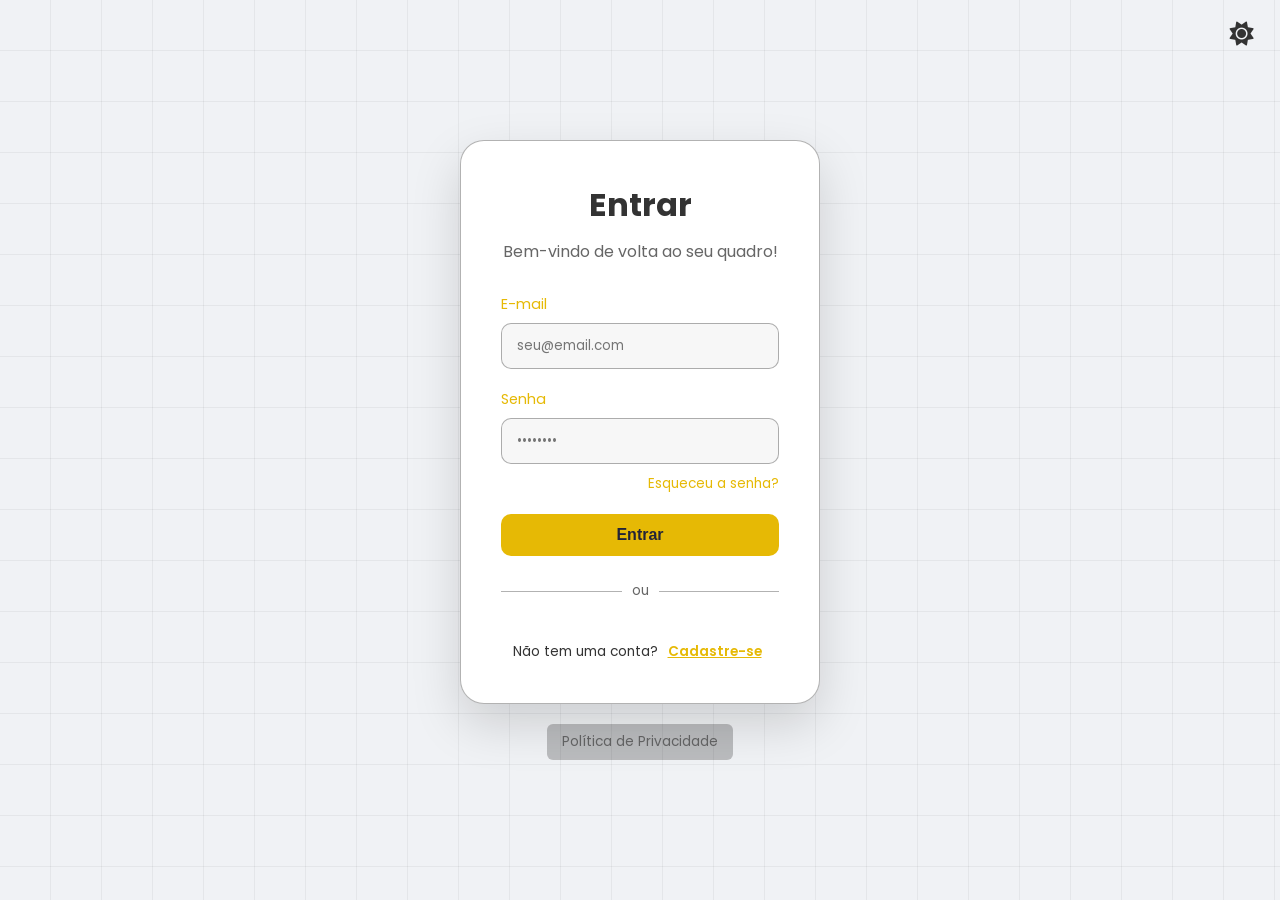
<file: index.html>
<!DOCTYPE html>
<html lang="pt-br">
<head>
    <meta charset="UTF-8">
    <title>Carregando - Kanban</title>
    <style>
        body {
            background-color: #222438;
            margin: 0;
            height: 100vh;
            display: flex;
            justify-content: center;
            align-items: center;
        }
    </style>
</head>
<body>
    <script>
        // Assim que a página abrir, verifica se o usuário já fez login antes
        const token = localStorage.getItem('kanban_token');

        if (token) {
            window.location.replace('kanban.html');
        } else {
            window.location.replace('login.html');
        }
    </script>
</body>
</html>
</file>
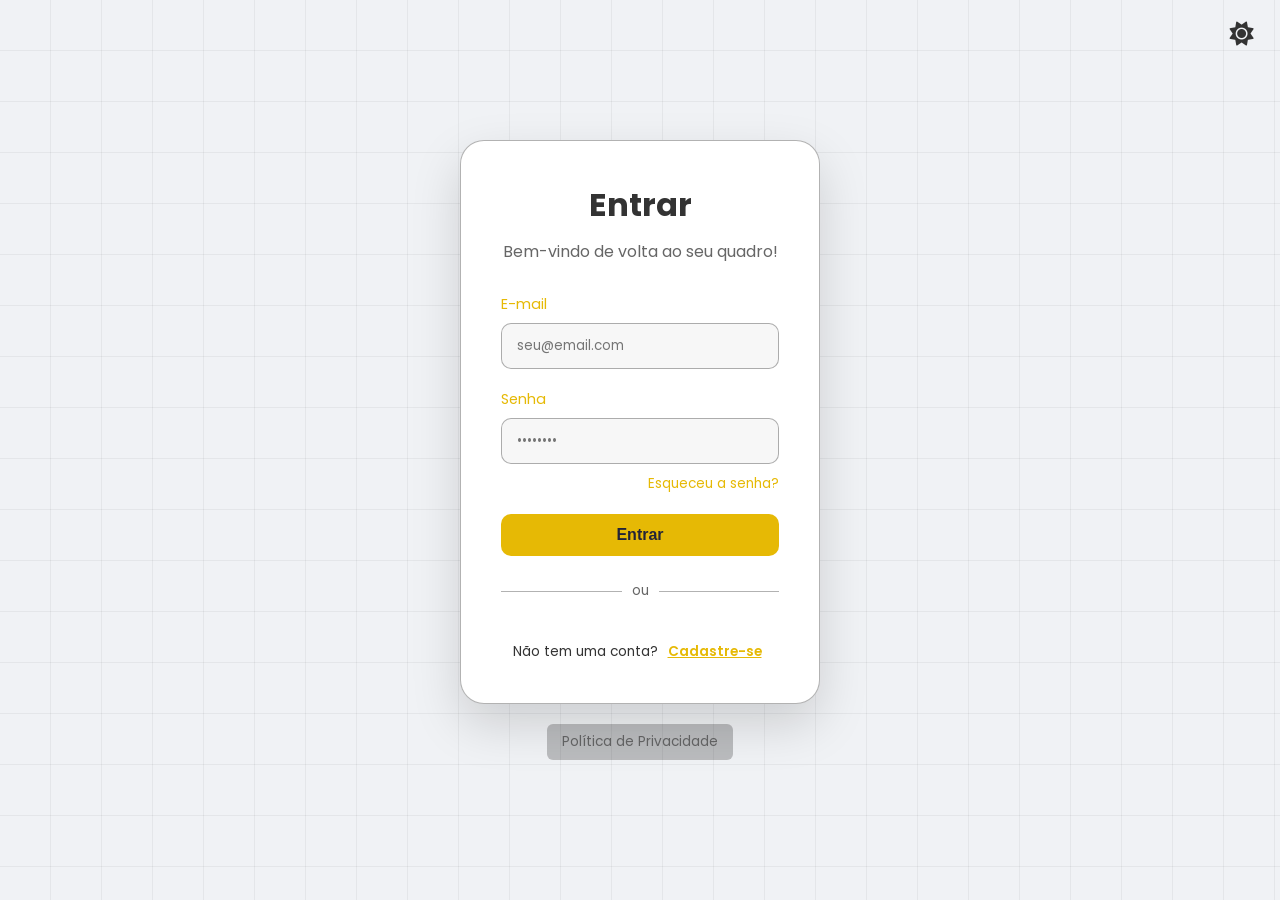
<file: account.html>
<!DOCTYPE html>
<html lang="pt-BR">
<head>
    <meta charset="UTF-8">
    <meta name="viewport" content="width=device-width, initial-scale=1.0">
    <title>Minha Conta - Kanban Board</title>
    <link rel="stylesheet" href="https://cdnjs.cloudflare.com/ajax/libs/font-awesome/6.4.0/css/all.min.css">
    <link rel="stylesheet" href="css/global.css">
    <link rel="stylesheet" href="css/account.css">
</head>
<body>

    <div class="account-container">
        <header class="account-header">
            <a href="kanban.html" class="back-btn"><i class="fas fa-arrow-left"></i> Voltar ao Quadro</a>
            <h1>Configurações da Conta</h1>
        </header>

        <!-- Perfil e Email -->
        <section class="settings-card">
            <h2><i class="fas fa-user"></i> Perfil</h2>
            <div class="info-group">
                <label>Email atual</label>
                <p class="current-email" id="user-email-display">carregando@email.com</p>
            </div>
            <div class="input-group">
                <label>Novo Email</label>
                <div class="action-row">
                    <input type="email" id="new-email-input" placeholder="Digite o novo email">
                    <button id="btn-update-email" class="btn-primary">Atualizar Email</button>
                </div>
            </div>
        </section>

        <!-- Segurança (Senha) -->
        <section class="settings-card">
            <h2><i class="fas fa-lock"></i> Segurança</h2>
            <div class="input-group">
                <label>Nova Senha</label>
                <div class="action-row">
                    <input type="password" id="new-password-input" placeholder="Digite a nova senha">
                    <button id="btn-update-password" class="btn-primary">Alterar Senha</button>
                </div>
            </div>
        </section>

        <!-- Contas Vinculadas -->
        <section class="settings-card">
            <h2><i class="fas fa-link"></i> Contas Vinculadas</h2>
            <div class="linked-account-item">
                <div class="account-info">
                    <i class="fab fa-google"></i>
                    <span>Google</span>
                </div>
                <div id="google-status-container">
                    <button id="btn-unlink-google" class="btn-secondary" style="display: none;">Desvincular</button>
                    <div id="btn-link-google-wrapper" style="display: none;"></div>
                </div>
            </div>
        </section>

        <!-- Preferências -->
        <section class="settings-card">
            <h2><i class="fas fa-sliders-h"></i> Central de Preferências</h2>
            
            <div class="preference-item">
                <span>Modo Escuro</span>
                <label class="switch">
                    <input type="checkbox" id="pref-theme">
                    <span class="slider"></span>
                </label>
            </div>

            <div class="preference-item">
                <span>Exigir confirmação ao excluir colunas</span>
                <label class="switch">
                    <input type="checkbox" id="pref-confirm">
                    <span class="slider"></span>
                </label>
            </div>

            <div class="preference-item">
                <span>Efeitos Sonoros</span>
                <label class="switch">
                    <input type="checkbox" id="pref-sound">
                    <span class="slider"></span>
                </label>
            </div>

            <div class="preference-item">
                <span>Visão Compacta</span>
                <label class="switch">
                    <input type="checkbox" id="pref-compact">
                    <span class="slider"></span>
                </label>
            </div>

            <div class="preference-item preference-select">
                <span>Posição de novos cards</span>
                <select id="pref-card-pos" class="pref-input pref-select">
                    <option value="bottom">No Fundo</option>
                    <option value="top">No Topo</option>
                </select>
            </div>

            <div class="preference-item preference-color">
                <span>Cor padrão de novas colunas</span>
                <input type="color" id="pref-color" class="pref-input pref-color-picker">
            </div>
        </section>

        <!-- Estatísticas de Uso -->
        <section class="settings-card">
            <h2><i class="fas fa-chart-bar"></i> Estatísticas de Uso</h2>
            <p class="section-description" style="margin-bottom: 20px;">Visão geral de sua atividade na plataforma.</p>
            <div class="stats-grid">
                <div class="stat-box">
                    <p>Membro Desde</p>
                    <h3 id="stats-date" style="font-size: 1.3em; line-height: 2.4em;">--/--/----</h3>
                </div>
                <div class="stat-box">
                    <p>Colunas Criadas</p>
                    <h3 id="stats-columns">0</h3>
                </div>
                <div class="stat-box">
                    <p>Cards Criados</p>
                    <h3 id="stats-cards">0</h3>
                </div>
            </div>
        </section>

        <!-- Exportação de Dados -->
        <section class="settings-card">
            <h2><i class="fas fa-file-export"></i> Exportar Dados</h2>
            <p class="section-description">Faça o download de um backup em formato JSON contendo todas as suas colunas e cards salvos.</p>
            <button id="btn-export-data" class="btn-secondary"><i class="fas fa-download"></i> Exportar JSON</button>
        </section>

        <!-- Exclusão de Conta -->
        <section class="settings-card danger-zone">
            <h2><i class="fas fa-exclamation-triangle"></i> Excluir Conta</h2>
            <p class="section-description">Esta é uma ação irreversível. Todos os seus dados serão apagados permanentemente e não poderão ser recuperados.</p>
            <button id="btn-delete-account" class="btn-danger"><i class="fas fa-trash"></i> Excluir conta permanentemente</button>
        </section>

        <!-- Footer -->
        <footer class="footer">
            <div class="footer-container">
                <!-- Marca / Copyright -->
                <div class="footer-section">
                    <div class="footer-brand">
                        <p class="copyright">&copy;2026 Matheus Van Deursen</p>
                        <p class="tagline">Desenvolvedor Web Full Stack | Disponível para projetos freelance</p>
                        <p class="tech-stack">Desenvolvido com Vanilla JavaScript, Node.js e PostgreSQL</p>
                    </div>
                </div>

                <!-- Links Úteis -->
                <div class="footer-section">
                    <nav class="footer-links">
                        <a href="privacy-policy.html" title="Política de Privacidade">Política de Privacidade</a>
                        <a href="mailto:matheusvd.apps@gmail.com" title="Enviar Email">Contato</a>
                    </nav>
                </div>

                <!-- Redes Sociais -->
                <div class="footer-section">
                    <div class="footer-social">
                        <a href="https://github.com/MatheusVanDeursen" class="social-icon github-icon" target="_blank" aria-label="GitHub" title="GitHub">
                            <i class="fab fa-github"></i>
                        </a>
                        <a href="https://linkedin.com/in/matheus-petrus-van-deursen/" target="_blank" class="social-icon linkedin-icon" aria-label="LinkedIn" title="LinkedIn">
                            <i class="fab fa-linkedin"></i>
                        </a>
                    </div>
                </div>
            </div>
        </footer>

    </div>

</body>
<script type="module" src="scripts/pages/account.js"></script>
<script src="https://accounts.google.com/gsi/client" async defer></script>
</html>
</file>
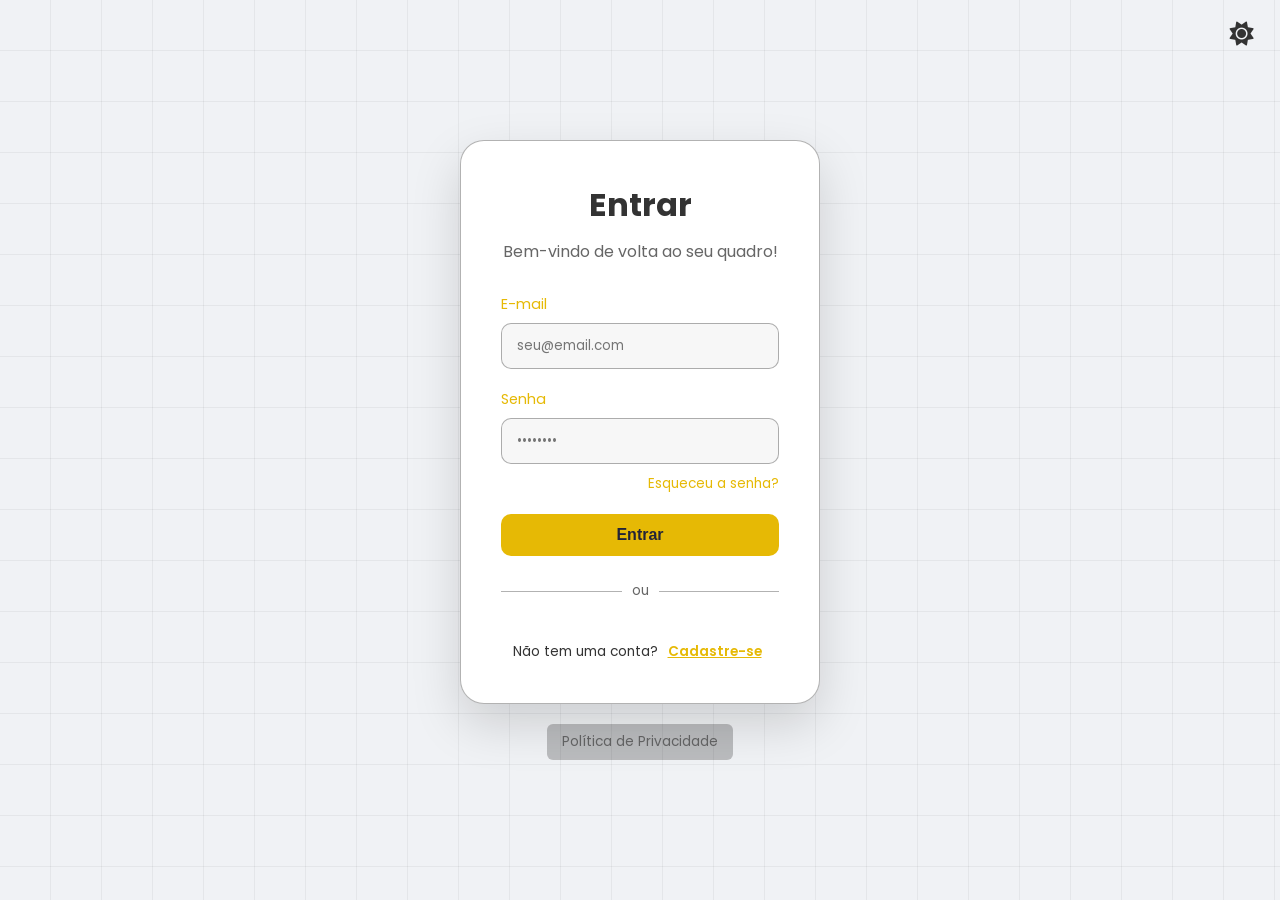
<file: login.html>
<!DOCTYPE html>
<html lang="pt-br">
<head>
    <meta charset="UTF-8">
    <meta name="viewport" content="width=device-width, initial-scale=1.0">
    <title>Login - Kanban</title>
    <link rel="stylesheet" href="https://cdnjs.cloudflare.com/ajax/libs/font-awesome/6.0.0/css/all.min.css">
    <link rel="stylesheet" href="css/global.css">
    <link rel="stylesheet" href="css/login.css">
    <!-- Adicionando o SDK Oficial do Google Identity Services -->
    <script src="https://accounts.google.com/gsi/client" async defer></script>
</head>
<body>
    <button id="login-theme-toggle" class="theme-toggle-btn" title="Alternar Tema">
        <i class="fas fa-sun"></i>
    </button>
    <div class="login-container">
        <div class="login-card">
            <h1 id="form-title">Entrar</h1>
            <p id="form-subtitle">Bem-vindo de volta ao seu quadro!</p>
            
            <div id="message-box" class="message-box"></div>

            <form id="auth-form">
                <div class="input-group">
                    <label for="email">E-mail</label>
                    <input type="email" id="email" placeholder="seu@email.com" required>
                </div>
                
                <div class="input-group" id="password-group">
                    <label for="password">Senha</label>
                    <input type="password" id="password" placeholder="••••••••" required>
                </div>
                
                <a href="#" id="forgot-password-link" class="forgot-link">Esqueceu a senha?</a>
                
                <button type="submit" id="submit-btn">Entrar</button>
            </form>

            <!-- Separador e Botão do Google -->
            <div class="separator" id="social-separator">
                <span>ou</span>
            </div>
            
            <div class="google-btn-wrapper" id="social-wrapper">
                <div id="google-button-div"></div>
            </div>
            
            <div class="toggle-container">
                <span id="toggle-text">Não tem uma conta?</span>
                <button id="toggle-btn">Cadastre-se</button>
            </div>
        </div>
        
        <div class="privacy-link-container">
            <a href="privacy-policy.html" class="privacy-link">Política de Privacidade</a>
        </div>
    </div>
    <script type="module" src="scripts/pages/login.js"></script>
</body>
</html>
</file>
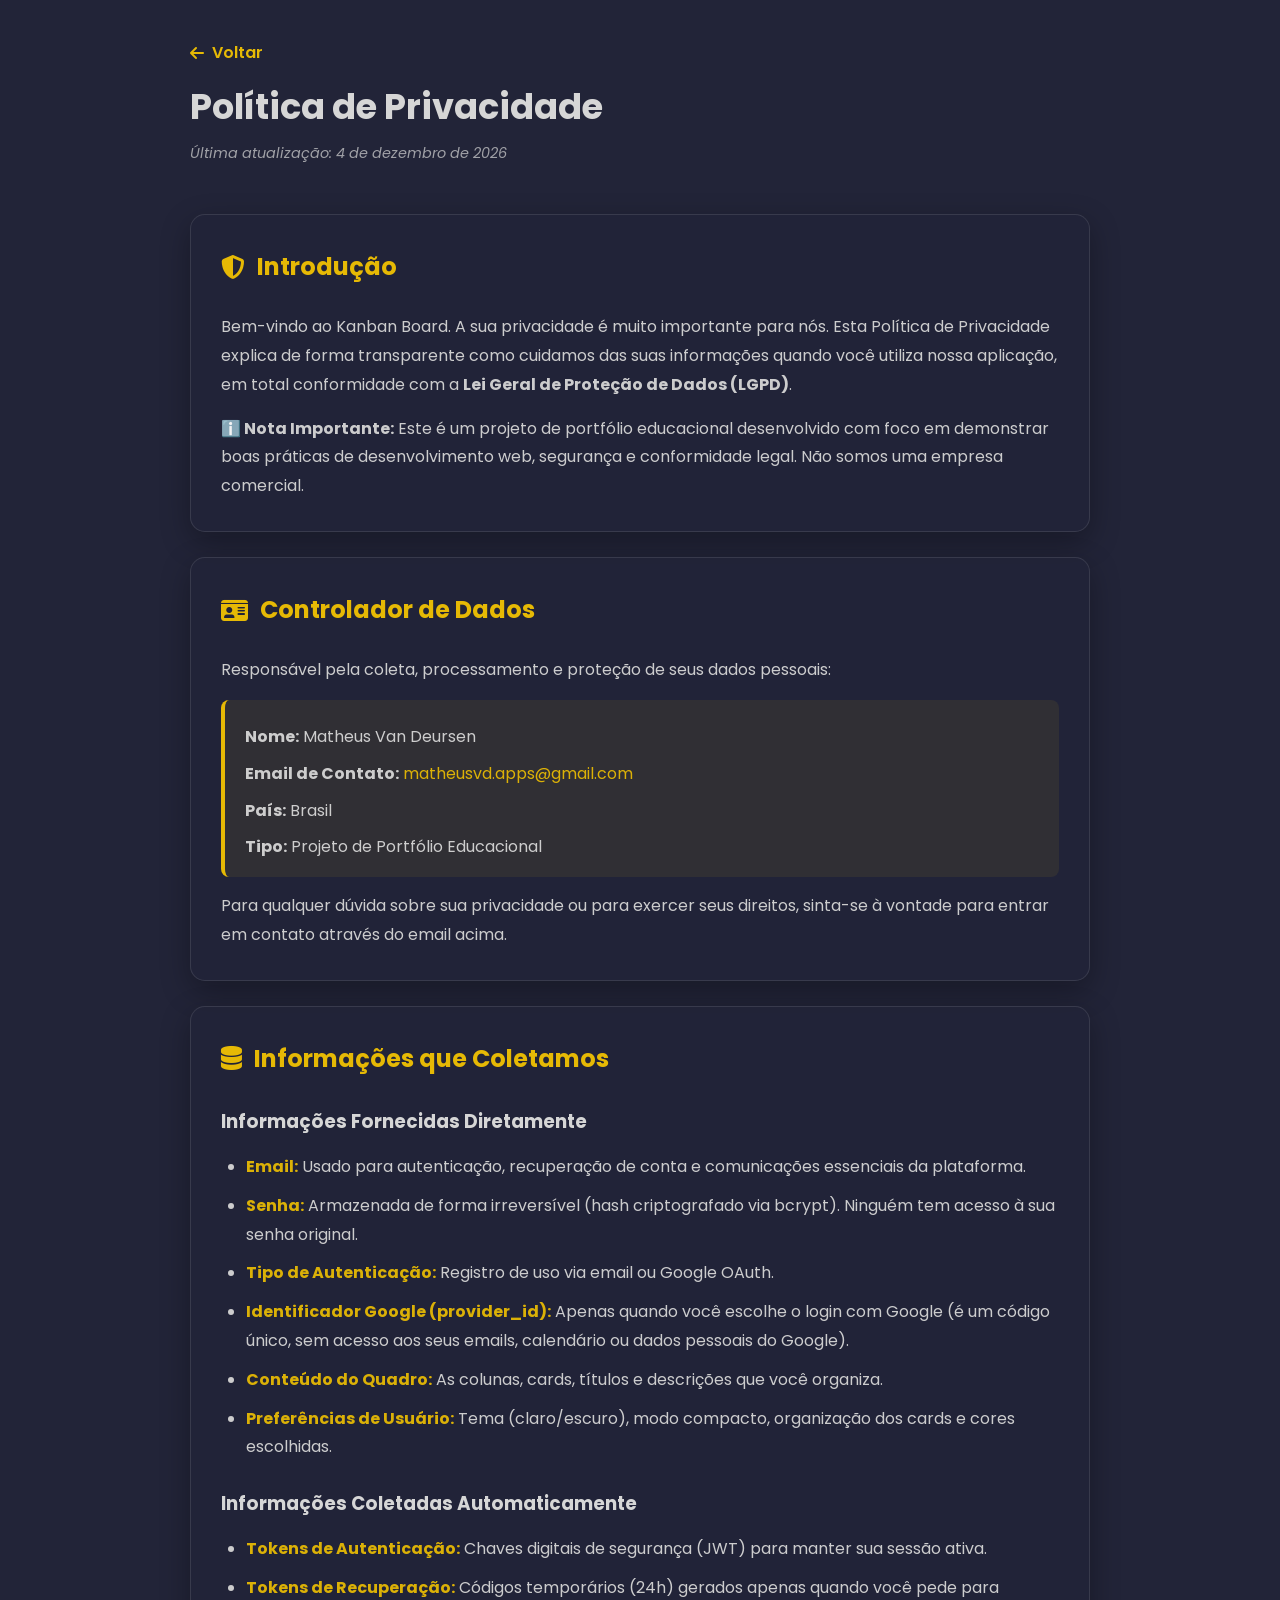
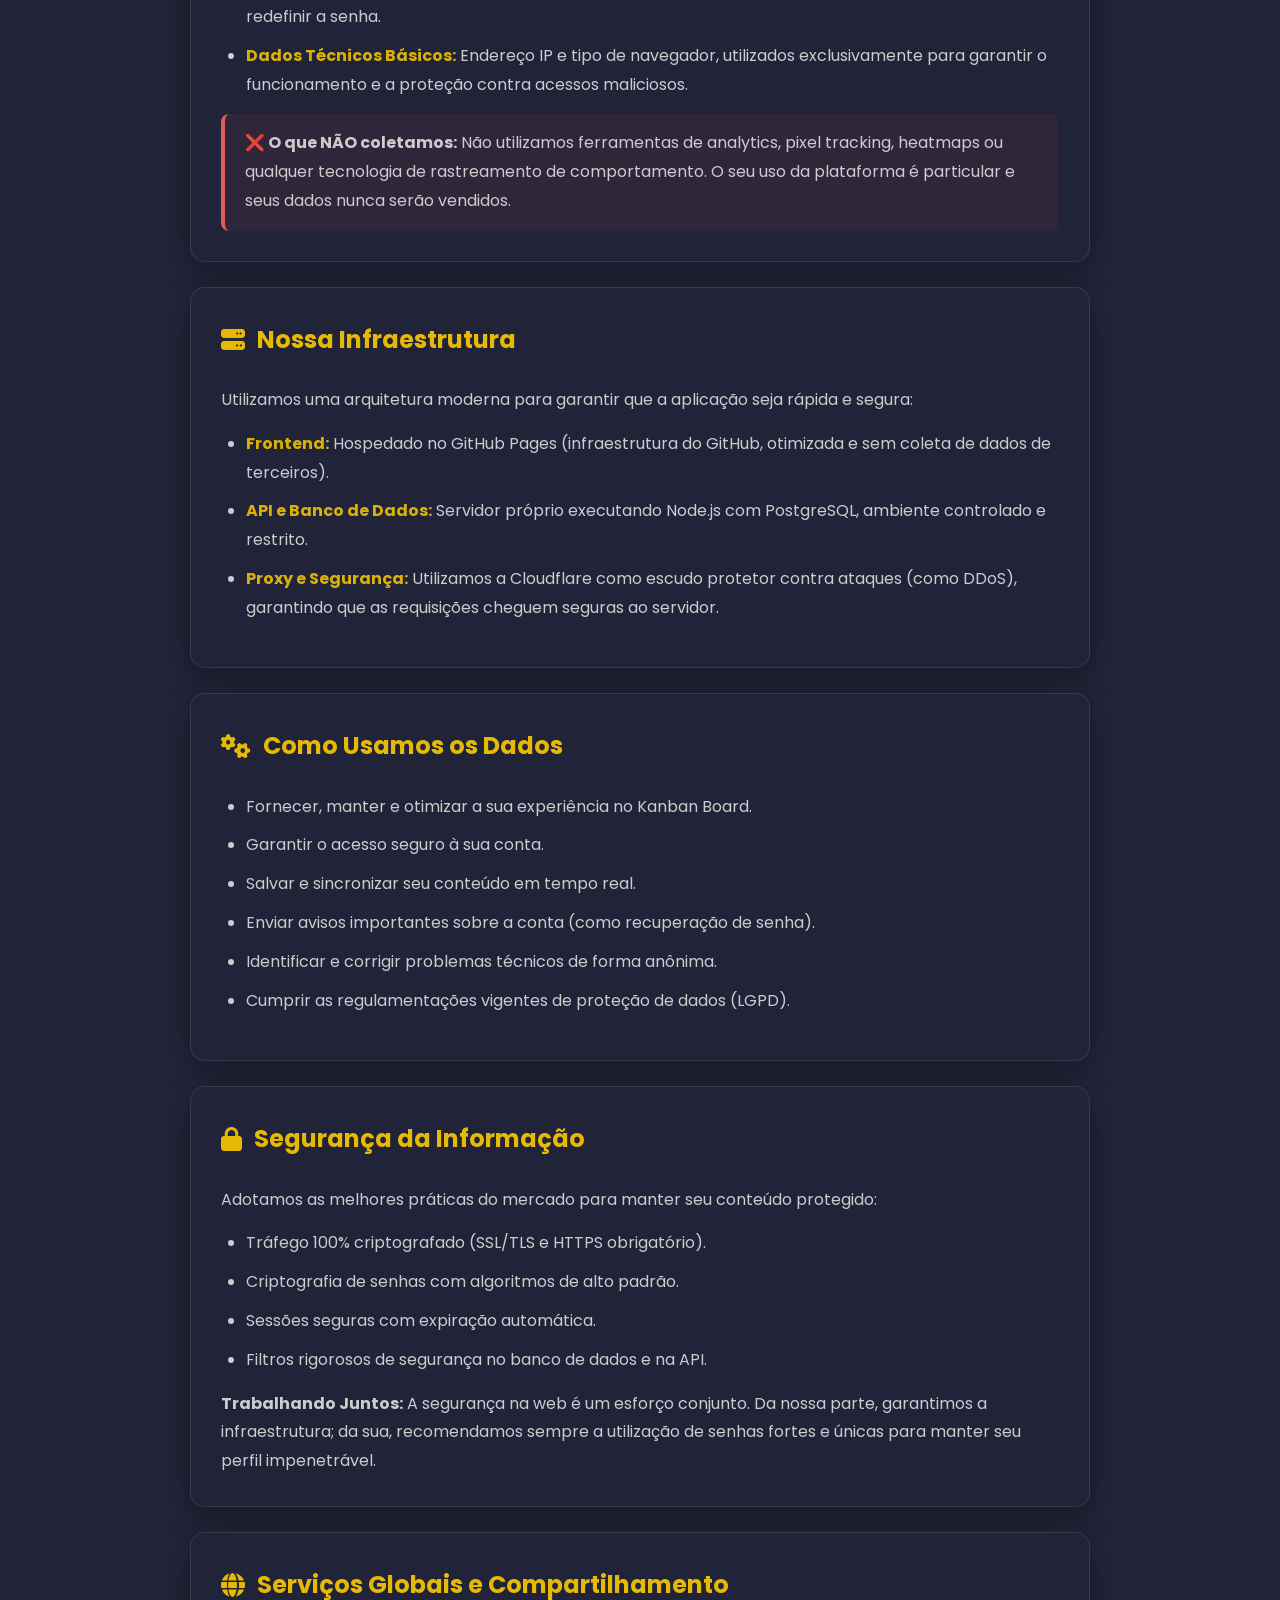
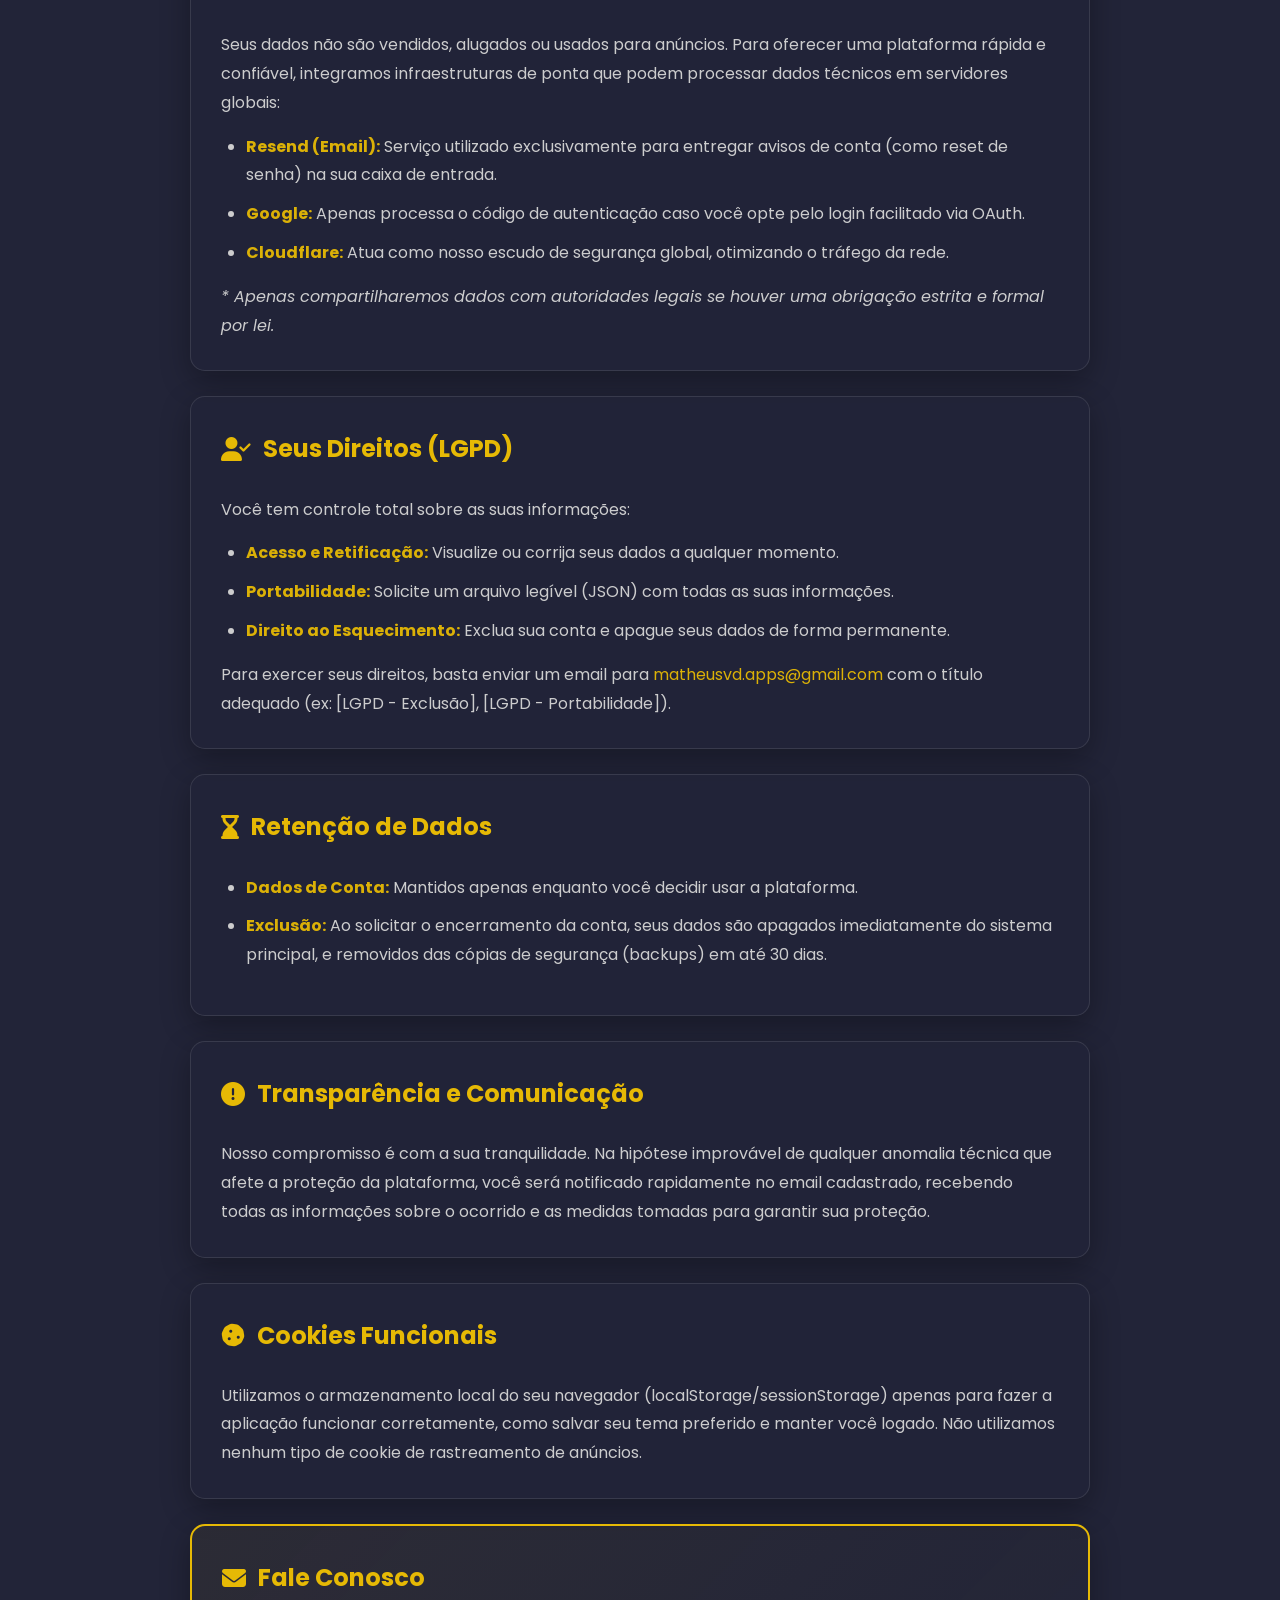
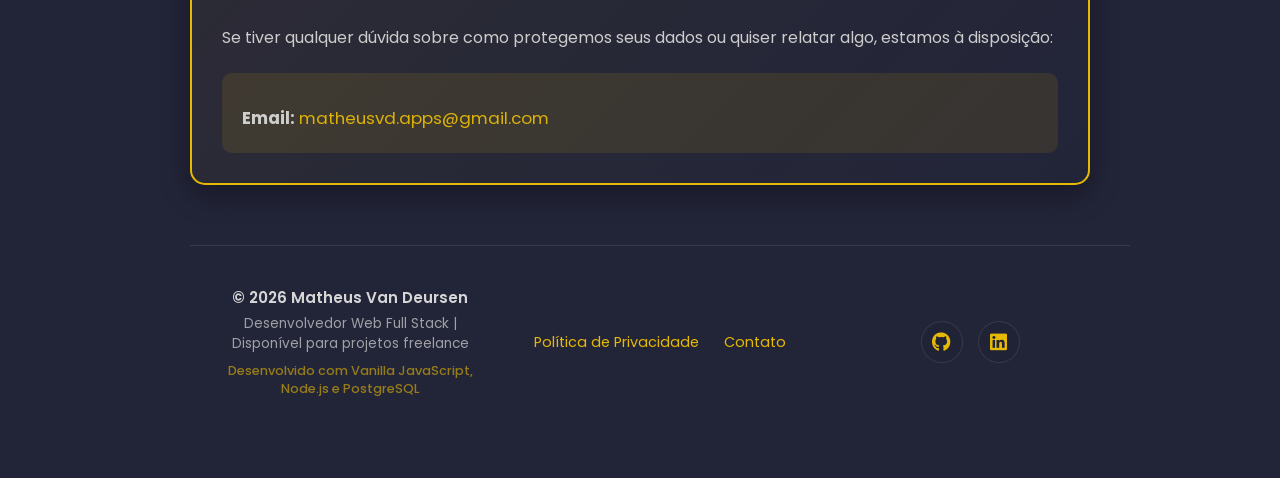
<file: privacy-policy.html>
<!DOCTYPE html>
<html lang="pt-BR">
<head>
    <meta charset="UTF-8">
    <meta name="viewport" content="width=device-width, initial-scale=1.0">
    <title>Política de Privacidade - Kanban Board</title>
    <link rel="stylesheet" href="https://cdnjs.cloudflare.com/ajax/libs/font-awesome/6.4.0/css/all.min.css">
    <link rel="stylesheet" href="css/global.css">
    <link rel="stylesheet" href="css/privacy-policy.css">
</head>
<body>

    <div class="privacy-container">
        <header class="privacy-header">
            <a href="kanban.html" class="back-btn"><i class="fas fa-arrow-left"></i> Voltar ao Quadro</a>
            <h1>Política de Privacidade</h1>
            <p class="last-updated">Última atualização: <span id="update-date"></span></p>
        </header>

        <!-- Introdução -->
        <section class="privacy-section">
            <h2><i class="fas fa-shield-alt"></i> Introdução</h2>
            <p>
                Bem-vindo ao Kanban Board. A sua privacidade é muito importante para nós. Esta Política de Privacidade explica de forma transparente como cuidamos das suas informações quando você utiliza nossa aplicação, em total conformidade com a <strong>Lei Geral de Proteção de Dados (LGPD)</strong>.
            </p>
            <p>
                <strong>ℹ️ Nota Importante:</strong> Este é um projeto de portfólio educacional desenvolvido com foco em demonstrar boas práticas de desenvolvimento web, segurança e conformidade legal. Não somos uma empresa comercial.
            </p>
        </section>

        <!-- Identificação do Controlador -->
        <section class="privacy-section">
            <h2><i class="fas fa-id-card"></i> Controlador de Dados</h2>
            <p>
                Responsável pela coleta, processamento e proteção de seus dados pessoais:
            </p>
            <div class="controller-info">
                <p><strong>Nome:</strong> Matheus Van Deursen</p>
                <p><strong>Email de Contato:</strong> <a href="mailto:matheusvd.apps@gmail.com">matheusvd.apps@gmail.com</a></p>
                <p><strong>País:</strong> Brasil</p>
                <p><strong>Tipo:</strong> Projeto de Portfólio Educacional</p>
            </div>
            <p>
                Para qualquer dúvida sobre sua privacidade ou para exercer seus direitos, sinta-se à vontade para entrar em contato através do email acima.
            </p>
        </section>

        <!-- Informações que Coletamos -->
        <section class="privacy-section">
            <h2><i class="fas fa-database"></i> Informações que Coletamos</h2>
            
            <h3>Informações Fornecidas Diretamente</h3>
            <ul>
                <li><strong>Email:</strong> Usado para autenticação, recuperação de conta e comunicações essenciais da plataforma.</li>
                <li><strong>Senha:</strong> Armazenada de forma irreversível (hash criptografado via bcrypt). Ninguém tem acesso à sua senha original.</li>
                <li><strong>Tipo de Autenticação:</strong> Registro de uso via email ou Google OAuth.</li>
                <li><strong>Identificador Google (provider_id):</strong> Apenas quando você escolhe o login com Google (é um código único, sem acesso aos seus emails, calendário ou dados pessoais do Google).</li>
                <li><strong>Conteúdo do Quadro:</strong> As colunas, cards, títulos e descrições que você organiza.</li>
                <li><strong>Preferências de Usuário:</strong> Tema (claro/escuro), modo compacto, organização dos cards e cores escolhidas.</li>
            </ul>

            <h3>Informações Coletadas Automaticamente</h3>
            <ul>
                <li><strong>Tokens de Autenticação:</strong> Chaves digitais de segurança (JWT) para manter sua sessão ativa.</li>
                <li><strong>Tokens de Recuperação:</strong> Códigos temporários (24h) gerados apenas quando você pede para redefinir a senha.</li>
                <li><strong>Dados Técnicos Básicos:</strong> Endereço IP e tipo de navegador, utilizados exclusivamente para garantir o funcionamento e a proteção contra acessos maliciosos.</li>
            </ul>

            <p class="highlight">
                <strong>❌ O que NÃO coletamos:</strong> Não utilizamos ferramentas de analytics, pixel tracking, heatmaps ou qualquer tecnologia de rastreamento de comportamento. O seu uso da plataforma é particular e seus dados nunca serão vendidos.
            </p>
        </section>

        <!-- Infraestrutura e Processamento de Dados -->
        <section class="privacy-section">
            <h2><i class="fas fa-server"></i> Nossa Infraestrutura</h2>
            <p>
                Utilizamos uma arquitetura moderna para garantir que a aplicação seja rápida e segura:
            </p>
            <ul>
                <li><strong>Frontend:</strong> Hospedado no GitHub Pages (infraestrutura do GitHub, otimizada e sem coleta de dados de terceiros).</li>
                <li><strong>API e Banco de Dados:</strong> Servidor próprio executando Node.js com PostgreSQL, ambiente controlado e restrito.</li>
                <li><strong>Proxy e Segurança:</strong> Utilizamos a Cloudflare como escudo protetor contra ataques (como DDoS), garantindo que as requisições cheguem seguras ao servidor.</li>
            </ul>
        </section>

        <!-- Como Usamos os Dados -->
        <section class="privacy-section">
            <h2><i class="fas fa-cogs"></i> Como Usamos os Dados</h2>
            <ul>
                <li>Fornecer, manter e otimizar a sua experiência no Kanban Board.</li>
                <li>Garantir o acesso seguro à sua conta.</li>
                <li>Salvar e sincronizar seu conteúdo em tempo real.</li>
                <li>Enviar avisos importantes sobre a conta (como recuperação de senha).</li>
                <li>Identificar e corrigir problemas técnicos de forma anônima.</li>
                <li>Cumprir as regulamentações vigentes de proteção de dados (LGPD).</li>
            </ul>
        </section>

        <!-- Segurança dos Dados -->
        <section class="privacy-section">
            <h2><i class="fas fa-lock"></i> Segurança da Informação</h2>
            <p>
                Adotamos as melhores práticas do mercado para manter seu conteúdo protegido:
            </p>
            <ul>
                <li>Tráfego 100% criptografado (SSL/TLS e HTTPS obrigatório).</li>
                <li>Criptografia de senhas com algoritmos de alto padrão.</li>
                <li>Sessões seguras com expiração automática.</li>
                <li>Filtros rigorosos de segurança no banco de dados e na API.</li>
            </ul>
            <p>
                <strong>Trabalhando Juntos:</strong> A segurança na web é um esforço conjunto. Da nossa parte, garantimos a infraestrutura; da sua, recomendamos sempre a utilização de senhas fortes e únicas para manter seu perfil impenetrável.
            </p>
        </section>

        <!-- Compartilhamento e Transferência -->
        <section class="privacy-section">
            <h2><i class="fas fa-globe"></i> Serviços Globais e Compartilhamento</h2>
            <p>
                Seus dados não são vendidos, alugados ou usados para anúncios. Para oferecer uma plataforma rápida e confiável, integramos infraestruturas de ponta que podem processar dados técnicos em servidores globais:
            </p>
            <ul>
                <li><strong>Resend (Email):</strong> Serviço utilizado exclusivamente para entregar avisos de conta (como reset de senha) na sua caixa de entrada.</li>
                <li><strong>Google:</strong> Apenas processa o código de autenticação caso você opte pelo login facilitado via OAuth.</li>
                <li><strong>Cloudflare:</strong> Atua como nosso escudo de segurança global, otimizando o tráfego da rede.</li>
            </ul>
            <p><em>* Apenas compartilharemos dados com autoridades legais se houver uma obrigação estrita e formal por lei.</em></p>
        </section>

        <!-- LGPD e Seus Direitos -->
        <section class="privacy-section">
            <h2><i class="fas fa-user-check"></i> Seus Direitos (LGPD)</h2>
            <p>
                Você tem controle total sobre as suas informações:
            </p>
            <ul>
                <li><strong>Acesso e Retificação:</strong> Visualize ou corrija seus dados a qualquer momento.</li>
                <li><strong>Portabilidade:</strong> Solicite um arquivo legível (JSON) com todas as suas informações.</li>
                <li><strong>Direito ao Esquecimento:</strong> Exclua sua conta e apague seus dados de forma permanente.</li>
            </ul>
            <p>
                Para exercer seus direitos, basta enviar um email para <a href="mailto:matheusvd.apps@gmail.com?subject=[LGPD]%20Solicitacao">matheusvd.apps@gmail.com</a> com o título adequado (ex: [LGPD - Exclusão], [LGPD - Portabilidade]).
            </p>
        </section>

        <!-- Retenção de Dados -->
        <section class="privacy-section">
            <h2><i class="fas fa-hourglass-end"></i> Retenção de Dados</h2>
            <ul>
                <li><strong>Dados de Conta:</strong> Mantidos apenas enquanto você decidir usar a plataforma.</li>
                <li><strong>Exclusão:</strong> Ao solicitar o encerramento da conta, seus dados são apagados imediatamente do sistema principal, e removidos das cópias de segurança (backups) em até 30 dias.</li>
            </ul>
        </section>

        <!-- Transparência e Comunicação -->
        <section class="privacy-section">
            <h2><i class="fas fa-exclamation-circle"></i> Transparência e Comunicação</h2>
            <p>
                Nosso compromisso é com a sua tranquilidade. Na hipótese improvável de qualquer anomalia técnica que afete a proteção da plataforma, você será notificado rapidamente no email cadastrado, recebendo todas as informações sobre o ocorrido e as medidas tomadas para garantir sua proteção.
            </p>
        </section>

        <!-- Cookies e Rastreamento -->
        <section class="privacy-section">
            <h2><i class="fas fa-cookie"></i> Cookies Funcionais</h2>
            <p>
                Utilizamos o armazenamento local do seu navegador (localStorage/sessionStorage) apenas para fazer a aplicação funcionar corretamente, como salvar seu tema preferido e manter você logado. Não utilizamos nenhum tipo de cookie de rastreamento de anúncios.
            </p>
        </section>

        <!-- Contato -->
        <section class="privacy-section contact-section">
            <h2><i class="fas fa-envelope"></i> Fale Conosco</h2>
            <p>
                Se tiver qualquer dúvida sobre como protegemos seus dados ou quiser relatar algo, estamos à disposição:
            </p>
            <div class="contact-info">
                <p><strong>Email:</strong> <a href="mailto:matheusvd.apps@gmail.com">matheusvd.apps@gmail.com</a></p>
            </div>
        </section>

        <!-- Footer -->
        <footer class="footer">
            <div class="footer-container">
                <!-- Marca / Copyright -->
                <div class="footer-section">
                    <div class="footer-brand">
                        <p class="copyright">&copy; 2026 Matheus Van Deursen</p>
                        <p class="tagline">Desenvolvedor Web Full Stack | Disponível para projetos freelance</p>
                        <p class="tech-stack">Desenvolvido com Vanilla JavaScript, Node.js e PostgreSQL</p>
                    </div>
                </div>

                <!-- Links Úteis -->
                <div class="footer-section">
                    <nav class="footer-links">
                        <a href="privacy-policy.html" title="Política de Privacidade">Política de Privacidade</a>
                        <a href="mailto:matheusvd.apps@gmail.com" title="Enviar Email">Contato</a>
                    </nav>
                </div>

                <!-- Redes Sociais -->
                <div class="footer-section">
                    <div class="footer-social">
                        <a href="https://github.com/MatheusVanDeursen" class="social-icon github-icon" target="_blank" aria-label="GitHub" title="GitHub">
                            <i class="fab fa-github"></i>
                        </a>
                        <a href="https://linkedin.com/in/matheus-petrus-van-deursen/" target="_blank" class="social-icon linkedin-icon" aria-label="LinkedIn" title="LinkedIn">
                            <i class="fab fa-linkedin"></i>
                        </a>
                    </div>
                </div>
            </div>
        </footer>
    </div>

    

</body>
<script type="module" src="scripts/pages/privacy-policy.js"></script>
</html>
</file>
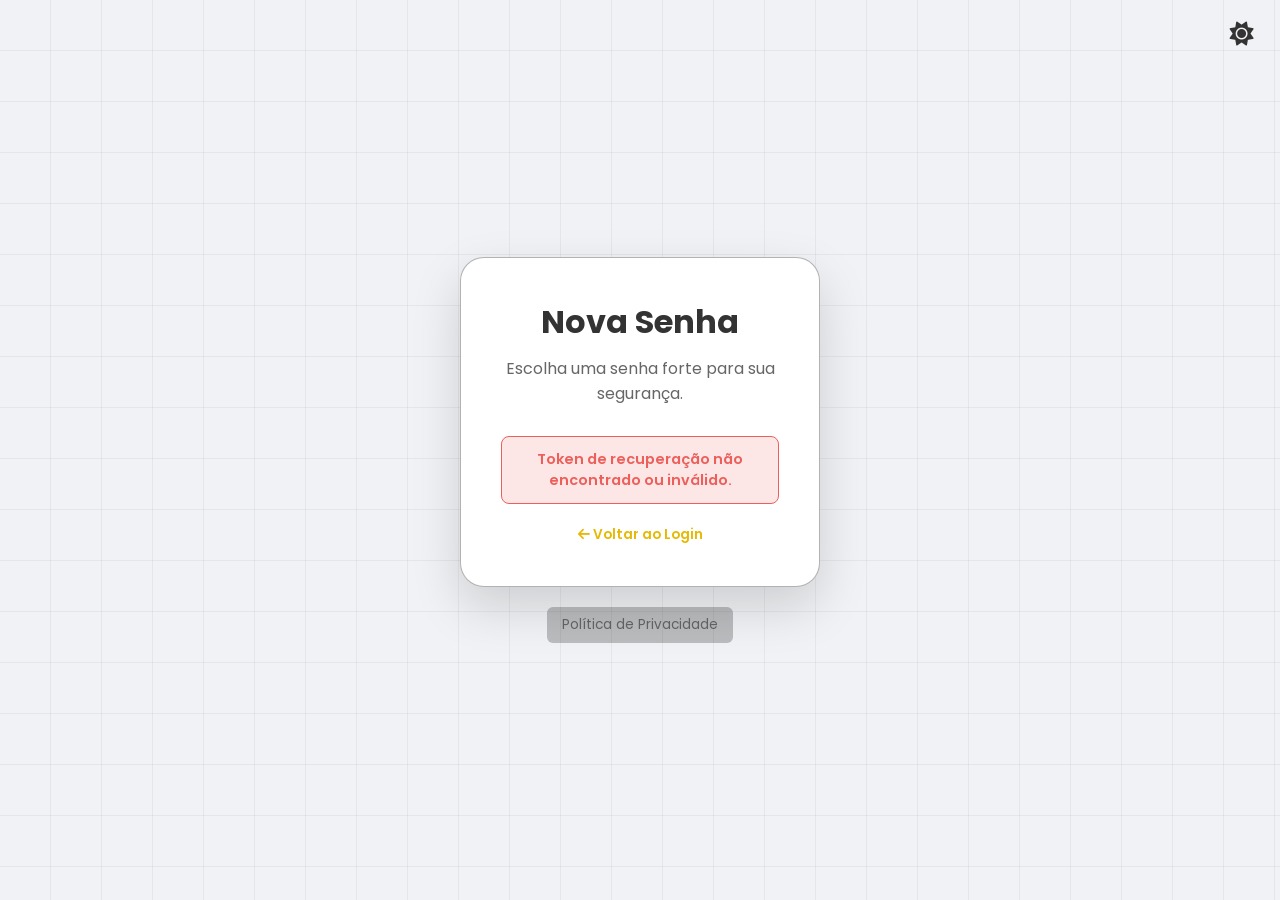
<file: reset-password.html>
<!DOCTYPE html>
<html lang="pt-br">
<head>
    <meta charset="UTF-8">
    <meta name="viewport" content="width=device-width, initial-scale=1.0">
    <title>Redefinir Senha - Kanban</title>
    <link rel="stylesheet" href="https://cdnjs.cloudflare.com/ajax/libs/font-awesome/6.0.0/css/all.min.css">
    <link rel="stylesheet" href="css/login.css">
</head>
<body>
    <button id="theme-toggle" class="theme-toggle-btn" title="Alternar Tema">
        <i class="fas fa-sun"></i>
    </button>
    <div class="login-container">
        <div class="login-card">
            <h1 id="form-title">Nova Senha</h1>
            <p id="form-subtitle">Escolha uma senha forte para sua segurança.</p>
            
            <div id="message-box" class="message-box"></div>

            <form id="reset-form">
                <div class="input-group">
                    <label for="new-password">Nova Senha</label>
                    <input type="password" id="new-password" placeholder="••••••••" required minlength="6">
                </div>
                <div class="input-group">
                    <label for="confirm-password">Confirmar Senha</label>
                    <input type="password" id="confirm-password" placeholder="••••••••" required minlength="6">
                </div>
                <button type="submit" id="submit-btn">Atualizar Senha</button>
            </form>
            
            <div class="toggle-container">
                <button id="back-to-login" class="toggle-btn" style="text-decoration: none;">
                    <i class="fas fa-arrow-left"></i> Voltar ao Login
                </button>
            </div>
        </div>
        
        <div class="privacy-link-container">
            <a href="privacy-policy.html" class="privacy-link">Política de Privacidade</a>
        </div>
    </div>
    <script src="scripts/reset-password.js"></script>
</body>
</html>
</file>
<file: css/global.css>
@import url('https://fonts.googleapis.com/css2?family=Poppins:wght@400;600&display=swap');

:root {
    --bg-color: #222438;
    --text-color: #d6d6d6;
    --grid-color: rgba(255, 255, 255, 0.06);
    --border-color: rgba(255, 255, 255, 0.1);
    --primary-color: #e6b905;
    --primary-hover: #ffcc00;
    --danger-color: #ec5f5b;
    --danger-hover: #d45552;
    --input-bg: rgba(0, 0, 0, 0.2);
    --card-bg: rgba(34, 36, 56, 0.95);
    --shadow-color: rgba(0, 0, 0, 0.3);
}

body.light-mode {
    --bg-color: #f0f2f5;
    --text-color: #333;
    --grid-color: rgba(0, 0, 0, 0.05);
    --border-color: rgba(0, 0, 0, 0.15);
    --primary-color: #e6b905;
    --primary-hover: #ffcc00;
    --danger-color: #ec5f5b;
    --danger-hover: #d45552;
    --input-bg: rgba(0, 0, 0, 0.03);
    --card-bg: #ffffff;
    --shadow-color: rgba(0, 0, 0, 0.08);
}

body {
    margin: 0;
    font-family: 'Poppins', sans-serif;
    background-color: var(--bg-color);
    color: var(--text-color);
    box-sizing: border-box;
}

/* --- Switch Customizado --- */
.switch { position: relative; display: inline-block; width: 40px; height: 20px; }
.switch input { opacity: 0; width: 0; height: 0; }
.slider { position: absolute; cursor: pointer; top: 0; left: 0; right: 0; bottom: 0; background-color: #555; transition: .4s; border-radius: 20px; }
.slider:before { position: absolute; content: ""; height: 14px; width: 14px; left: 3px; bottom: 3px; background-color: white; transition: .4s; border-radius: 50%; }
input:checked + .slider { background-color: var(--primary-color); }
input:checked + .slider:before { transform: translateX(20px); }

/* --- Modais Customizados Globais --- */
.modal-overlay {
    position: fixed;
    top: 0;
    left: 0;
    width: 100vw;
    height: 100dvh;
    background: rgba(0, 0, 0, 0.7);
    backdrop-filter: blur(2px);
    z-index: 999;
    animation: fadeIn 0.2s ease;
}

.custom-modal {
    position: fixed;
    top: 50%;
    left: 50%;
    transform: translate(-50%, -50%);
    z-index: 1001;
    background: var(--card-bg);
    border-radius: 15px;
    padding: 30px;
    text-align: center;
    box-shadow: 0 10px 40px rgba(0, 0, 0, 0.8);
    border: 1px solid var(--border-color);
    color: var(--text-color);
    width: 90%;
    max-width: 400px;
    animation: popIn 0.3s cubic-bezier(0.175, 0.885, 0.32, 1.275);
}

.custom-modal h3 { margin: 0 0 15px 0; color: var(--primary-color); font-size: 1.5em; }
.custom-modal.danger h3 { color: var(--danger-color); }
.custom-modal p { font-size: 0.95em; opacity: 0.8; margin-bottom: 25px; }

.modal-input {
    width: 100%;
    margin-bottom: 25px;
    box-sizing: border-box;
    text-align: center;
    padding: 12px 15px;
    border-radius: 8px;
    border: 1px solid var(--border-color);
    background-color: var(--input-bg);
    color: var(--text-color);
    font-family: 'Poppins', sans-serif;
    outline: none;
}

.modal-input:focus { border-color: var(--primary-color); }

.modal-buttons { display: flex; gap: 15px; justify-content: center; }

.btn-primary { background-color: var(--primary-color); color: #222438; border: none; padding: 10px 20px; border-radius: 8px; cursor: pointer; font-weight: bold; }
.btn-primary:hover { background-color: var(--primary-hover); }

.btn-secondary { background-color: transparent; color: var(--text-color); border: 1px solid var(--border-color); padding: 10px 20px; border-radius: 8px; cursor: pointer; font-weight: bold; }
.btn-secondary:hover { background-color: rgba(255,255,255,0.1); }

.btn-danger { background-color: var(--danger-color); color: #fff; border: none; padding: 10px 20px; border-radius: 8px; cursor: pointer; font-weight: bold; }
.btn-danger:hover { background-color: var(--danger-hover); }

@keyframes fadeIn { from { opacity: 0; } to { opacity: 1; } }
@keyframes popIn { 
    from { transform: translate(-50%, -50%) scale(0.8); opacity: 0; } 
    to { transform: translate(-50%, -50%) scale(1); opacity: 1; } 
}
</file>
<file: css/account.css>
@import url('https://fonts.googleapis.com/css2?family=Poppins:wght@400;600&display=swap');

:root {
    --bg-color: #222438;
    --text-color: #d6d6d6;
    --card-bg: rgba(34, 36, 56, 0.95);
    --border-color: rgba(255, 255, 255, 0.1);
    --input-bg: rgba(0, 0, 0, 0.2);
    --primary-color: #e6b905;
    --primary-hover: #ffcc00;
    --danger-color: #ec5f5b;
    --danger-hover: #d45552;
    --secondary-bg: rgba(255, 255, 255, 0.05);
    --shadow: 0 10px 30px rgba(0, 0, 0, 0.3);
}

body.light-mode {
    --bg-color: #e4e7ec;
    --text-color: #333;
    --card-bg: #ffffff;
    --border-color: rgba(0, 0, 0, 0.15);
    --input-bg: rgba(0, 0, 0, 0.03);
    --secondary-bg: rgba(0, 0, 0, 0.03);
    --shadow: 0 10px 30px rgba(0, 0, 0, 0.08);
}

body {
    margin: 0;
    font-family: 'Poppins', sans-serif;
    background-color: var(--bg-color);
    color: var(--text-color);
    display: flex;
    justify-content: center;
    padding: 40px 20px;
    min-height: 100vh;
    min-height: 100dvh;
    box-sizing: border-box;
}

.account-container {
    width: 100%;
    max-width: 800px;
}

/* Header */
.account-header {
    margin-bottom: 40px;
}

.back-btn {
    color: var(--primary-color);
    text-decoration: none;
    font-weight: 600;
    display: inline-flex;
    align-items: center;
    gap: 8px;
    margin-bottom: 15px;
    transition: color 0.2s;
}

.back-btn:hover { color: var(--primary-hover); }
.back-btn i { transition: transform 0.2s ease; }
.back-btn:hover i { transform: translateX(-4px); } /* A seta desliza para a esquerda ao passar o mouse */

.account-header h1 {
    margin: 0;
    font-size: 2.2em;
}

/* Cards de Seção */
.settings-card {
    background-color: var(--card-bg);
    border: 1px solid var(--border-color);
    border-radius: 15px;
    padding: 30px;
    margin-bottom: 25px;
    box-shadow: var(--shadow);
}

.settings-card h2 {
    margin: 0 0 20px 0;
    font-size: 1.3em;
    display: flex;
    align-items: center;
    gap: 10px;
    color: var(--primary-color);
}

.section-description {
    font-size: 0.9em;
    opacity: 0.8;
    margin-bottom: 20px;
}

/* Textos e Inputs */
.info-group { margin-bottom: 25px; }
.info-group label, .input-group label {
    display: block;
    font-size: 0.85em;
    opacity: 0.7;
    margin-bottom: 5px;
}
.current-email {
    font-size: 1.1em;
    font-weight: 600;
    margin: 0;
}

.action-row {
    display: flex;
    gap: 15px;
    align-items: center;
}

input {
    padding: 12px 15px;
    border-radius: 8px;
    border: 1px solid var(--border-color);
    background-color: var(--input-bg);
    color: var(--text-color);
    font-family: 'Poppins', sans-serif;
    outline: none;
    transition: border-color 0.2s;
}

input:focus { border-color: var(--primary-color); }

/* Botões */
button {
    padding: 12px 20px;
    border-radius: 8px;
    border: none;
    font-family: 'Poppins', sans-serif;
    font-weight: 600;
    cursor: pointer;
    transition: background-color 0.2s; /* Removido o transform para focar apenas na cor */
    display: flex;
    align-items: center;
    gap: 8px;
}

.btn-primary { background-color: var(--primary-color); color: #222438; }
.btn-primary:hover { background-color: var(--primary-hover); }

.btn-secondary { background-color: var(--secondary-bg); color: var(--text-color); border: 1px solid var(--border-color); }
.btn-secondary:hover { background-color: var(--input-bg); }

.btn-danger { background-color: var(--danger-color); color: #fff; }
.btn-danger:hover { background-color: var(--danger-hover); }

/* Danger Zone Especifico */
.danger-zone { border: 1px solid var(--danger-color); }
.danger-zone h2 { color: var(--danger-color); }

/* Elementos Especiais (Lista, Switch e Grid) */
.linked-account-item, .preference-item {
    display: flex;
    justify-content: space-between;
    align-items: center;
    padding: 15px;
    background-color: var(--secondary-bg);
    border-radius: 10px;
    margin-bottom: 10px;
    gap: 15px; /* Garante que os controles e textos não se misturem */
    flex-wrap: nowrap; /* Força tudo a ficar em uma linha */
}

.preference-item > span:first-child {
    flex-shrink: 0;
    text-align: left;
}

.preference-item > label.switch,
.preference-item > .pref-input {
    flex-shrink: 0; /* Nunca encolhe os controles */
    margin-left: auto; /* Empurra para a direita */
}
.account-info { display: flex; align-items: center; gap: 15px; font-size: 1.2em; font-weight: 600; }

.stats-grid {
    display: grid;
    grid-template-columns: repeat(auto-fit, minmax(150px, 1fr));
    gap: 15px;
}
.stat-box {
    background-color: var(--secondary-bg);
    padding: 20px;
    border-radius: 10px;
    text-align: center;
    border: 1px solid var(--border-color);
}
.stat-box h3 { margin: 0; font-size: 2em; color: var(--primary-color); }
.stat-box p { margin: 5px 0 0 0; font-size: 0.85em; opacity: 0.8; }

.coming-soon-text {
    text-align: center;
    margin-top: 20px;
    font-size: 0.85em;
    opacity: 0.5;
    font-style: italic;
}

/* --- Modais Customizados --- */
.modal-overlay {
    position: fixed;
    top: 0;
    left: 0;
    width: 100vw;
    height: 100dvh;
    background: rgba(0, 0, 0, 0.7);
    backdrop-filter: blur(2px);
    z-index: 999;
    animation: fadeIn 0.2s ease;
}

.custom-modal {
    position: fixed;
    top: 50%;
    left: 50%;
    transform: translate(-50%, -50%);
    z-index: 1001;
    background: var(--card-bg);
    border-radius: 15px;
    padding: 30px;
    text-align: center;
    box-shadow: 0 10px 40px rgba(0, 0, 0, 0.8);
    border: 1px solid var(--border-color);
    color: var(--text-color);
    width: 90%;
    max-width: 400px;
    animation: popIn 0.3s cubic-bezier(0.175, 0.885, 0.32, 1.275);
}

.custom-modal h3 { margin: 0 0 15px 0; color: var(--primary-color); font-size: 1.5em; }
.custom-modal.danger h3 { color: var(--danger-color); }
.custom-modal p { font-size: 0.95em; opacity: 0.8; margin-bottom: 25px; }

.modal-input {
    width: 100%;
    margin-bottom: 25px;
    box-sizing: border-box;
    text-align: center;
}

.modal-buttons { display: flex; gap: 15px; justify-content: center; }

/* Estilos extras para Preferências */
.pref-input {
    background-color: var(--input-bg);
    color: var(--text-color);
    border: 1px solid var(--border-color);
    padding: 8px 12px;
    border-radius: 8px;
    font-family: 'Poppins', sans-serif;
    outline: none;
    cursor: pointer;
    flex-shrink: 0; /* Impede o input de amassar no mobile */
}

.pref-input:focus {
    border-color: var(--primary-color);
}

/* Select com melhor estilização */
.pref-select {
    padding: 10px 12px;
    min-width: 120px;
    appearance: none;
    background-image: url("data:image/svg+xml;charset=UTF-8,%3csvg xmlns='http://www.w3.org/2000/svg' viewBox='0 0 24 24' fill='none' stroke='%23e6b905' stroke-width='2' stroke-linecap='round' stroke-linejoin='round'%3e%3cpolyline points='6 9 12 15 18 9'%3e%3c/polyline%3e%3c/svg%3e");
    background-repeat: no-repeat;
    background-position: right 8px center;
    background-size: 18px;
    padding-right: 32px;
    background-color: var(--input-bg);
    color: var(--text-color);
    border: 1px solid var(--border-color);
    border-radius: 8px;
    font-family: 'Poppins', sans-serif;
    outline: none;
    cursor: pointer;
    transition: border-color 0.2s, background-color 0.2s;
    font-weight: 500;
}

.pref-select:hover {
    background-color: rgba(230, 185, 5, 0.08);
    border-color: var(--primary-color);
}

.pref-select:focus {
    border-color: var(--primary-color);
    background-color: rgba(230, 185, 5, 0.12);
}

/* Color Picker - Circular com tamanho definido */
.pref-color-picker {
    -webkit-appearance: none;
    appearance: none;
    padding: 0;
    height: 44px;
    width: 44px;
    background-color: transparent;
    border: 2px solid var(--border-color);
    border-radius: 50%;
    cursor: pointer;
    flex-shrink: 0;
    margin: 0; /* Remove margin padrão */
    transition: border-color 0.2s, transform 0.2s;
}

.pref-color-picker:hover {
    border-color: var(--primary-color);
    transform: scale(1.08);
}

.pref-color-picker:focus {
    border-color: var(--primary-color);
    outline: none;
}

.pref-color-picker::-webkit-color-swatch-wrapper {
    padding: 2px;
}

.pref-color-picker::-webkit-color-swatch {
    border: none;
    border-radius: 50%;
}

.pref-color-picker::-moz-color-swatch {
    border: none;
    border-radius: 50%;
}

/* Preferências com select e color picker - melhor espaçamento */
.preference-select,
.preference-color {
    flex-wrap: nowrap;
    gap: 12px;
}

.preference-select span,
.preference-color span {
    white-space: nowrap;
    text-align: left;
    flex-shrink: 1;
    min-width: 0;
}

.preference-select .pref-input,
.preference-color .pref-input {
    flex-shrink: 0;
    margin: 0;
}

.preference-color .pref-color-picker {
    width: 44px;
    height: 44px;
}

/* Estatísticas - Ajusta ordem visual (label antes de valor) */
.stat-box {
    display: flex;
    flex-direction: column-reverse;
    text-align: center;
}

.stat-box p {
    order: -1;
    margin-bottom: 10px;
}

@keyframes fadeIn { from { opacity: 0; } to { opacity: 1; } }
@keyframes popIn { 
    from { transform: translate(-50%, -50%) scale(0.8); opacity: 0; } 
    to { transform: translate(-50%, -50%) scale(1); opacity: 1; } 
}

/* --- Modo Compacto --- */
body.compact-mode {
    padding: 20px 15px;
}

body.compact-mode .account-container {
    max-width: 700px;
}

body.compact-mode .account-header {
    margin-bottom: 25px;
}

body.compact-mode .account-header h1 {
    font-size: 1.8em;
}

body.compact-mode .settings-card {
    padding: 20px;
    margin-bottom: 18px;
    border-radius: 12px;
}

body.compact-mode .settings-card h2 {
    font-size: 1.1em;
    margin-bottom: 15px;
}

body.compact-mode .preference-item {
    padding: 10px 0;
}

body.compact-mode .input-group {
    margin-bottom: 18px;
}

body.compact-mode .action-row {
    gap: 8px;
}

body.compact-mode .btn-primary, 
body.compact-mode .btn-secondary,
body.compact-mode .btn-danger {
    padding: 8px 12px;
    font-size: 0.9em;
}

body.compact-mode .pref-input {
    padding: 8px 10px;
    font-size: 0.9em;
}

body.compact-mode .pref-select {
    min-width: 100px;
    padding: 8px 10px;
}

body.compact-mode .pref-color-picker {
    height: 38px;
    width: 38px;
}

/* Responsividade (Mobile) */
@media (max-width: 600px) {
    .action-row { flex-direction: column; align-items: stretch; }
    .btn-secondary, .btn-primary, .btn-danger { justify-content: center; }
    .settings-card { padding: 20px; }
    .account-header h1 { font-size: 1.8em; }
    .linked-account-item { flex-direction: column; gap: 15px; align-items: stretch; text-align: center; }
    .account-info { justify-content: center; }

    .preference-item {
        flex-wrap: nowrap;
        gap: 12px;
        min-height: 50px;
    }

    .preference-item > span:first-child {
        flex-shrink: 1;
        min-width: 120px;
    }

    .preference-item > .pref-select,
    .preference-item > .pref-color-picker {
        flex-shrink: 0;
        margin-left: auto;
    }

    .pref-select {
        min-width: 100px;
        padding: 8px 10px;
        font-size: 0.9em;
    }

    .pref-color-picker {
        height: 40px;
        width: 40px;
    }

    .stat-box {
        padding: 15px;
    }

    .stat-box h3 {
        font-size: 1.5em;
    }
}

/* Utilização do Switch já criado anteriormente */
.switch { position: relative; display: inline-block; width: 40px; height: 20px; flex-shrink: 0; }
.switch input { opacity: 0; width: 0; height: 0; }
.slider { position: absolute; cursor: pointer; top: 0; left: 0; right: 0; bottom: 0; background-color: #555; transition: .4s; border-radius: 20px; }
.slider:before { position: absolute; content: ""; height: 14px; width: 14px; left: 3px; bottom: 3px; background-color: white; transition: .4s; border-radius: 50%; }
input:checked + .slider { background-color: var(--primary-color); }
input:checked + .slider:before { transform: translateX(20px); }

/* Footer com Links */
.account-footer {
    display: flex;
    justify-content: center;
    gap: 20px;
    margin-top: 50px;
    padding-top: 30px;
    border-top: 1px solid var(--border-color);
    flex-wrap: wrap;
}

.footer-link {
    color: var(--text-color);
    text-decoration: none;
    font-size: 0.9em;
    opacity: 0.8;
    transition: color 0.2s, opacity 0.2s;
}

.footer-link:hover {
    color: var(--primary-color);
    opacity: 1;
}

body.compact-mode .account-footer {
    margin-top: 30px;
    padding-top: 20px;
    gap: 15px;
}

body.compact-mode .footer-link {
    font-size: 0.85em;
}

/* ========== FOOTER PROFISSIONAL ========== */
.footer {
    background-color: var(--card-bg);
    border-top: 1px solid var(--border-color);
    margin-top: 60px;
    padding: 40px 20px;
    width: 100%;
}

.footer-container {
    max-width: 800px;
    margin: 0 auto;
    display: flex;
    justify-content: space-between;
    align-items: center;
    gap: 30px;
    flex-wrap: wrap;
}

.footer-section {
    flex: 1;
    min-width: 200px;
    display: flex;
    justify-content: center;
}

/* Marca / Copyright */
.footer-brand {
    text-align: center;
}

.footer-brand .copyright {
    margin: 0;
    font-weight: 600;
    font-size: 0.95em;
    color: var(--text-color);
}

.footer-brand .tagline {
    margin: 5px 0 0 0;
    font-size: 0.85em;
    opacity: 0.7;
    color: var(--text-color);
}

.footer-brand .tech-stack {
    margin: 8px 0 0 0;
    font-size: 0.8em;
    opacity: 0.6;
    color: var(--primary-color);
    font-weight: 500;
}

/* Links Úteis */
.footer-links {
    display: flex;
    gap: 25px;
    justify-content: center;
    align-items: center;
}

.footer-links a {
    color: var(--primary-color);
    text-decoration: none;
    font-size: 0.9em;
    transition: color 0.3s ease, transform 0.3s ease;
}

.footer-links a:hover {
    color: var(--primary-hover);
    transform: translateY(-2px);
}

/* Redes Sociais */
.footer-social {
    display: flex;
    gap: 15px;
    justify-content: center;
    align-items: center;
}

.social-icon {
    display: flex;
    align-items: center;
    justify-content: center;
    width: 40px;
    height: 40px;
    border-radius: 50%;
    background-color: var(--secondary-bg);
    color: var(--primary-color);
    font-size: 1.2em;
    transition: all 0.3s ease;
    border: 1px solid var(--border-color);
    text-decoration: none;
}

.social-icon:hover {
    background-color: var(--primary-color);
    color: #222438;
    transform: scale(1.1) translateY(-3px);
    box-shadow: 0 5px 15px rgba(230, 185, 5, 0.3);
}

/* Responsividade - Mobile */
@media (max-width: 768px) {
    .footer-container {
        flex-direction: column;
        align-items: center;
        text-align: center;
        gap: 25px;
    }

    .footer-section {
        width: 100%;
        min-width: unset;
    }

    .footer-links {
        flex-direction: column;
        gap: 15px;
    }

    .footer-links a {
        font-size: 0.95em;
    }

    .footer-brand .tagline {
        font-size: 0.8em;
    }

    .footer-brand .tech-stack {
        font-size: 0.75em;
    }
}
</file>
<file: css/login.css>
@import url('https://fonts.googleapis.com/css2?family=Poppins:wght@400;600&display=swap');

:root {
    --bg-color: #222438;
    --text-color: #d6d6d6;
    --grid-color: rgba(255, 255, 255, 0.06);
    --card-bg: rgba(238, 238, 238, 0.05);
    --border-color: rgba(255, 255, 255, 0.1);
    --title-color: #fff;
    --subtitle-color: rgba(214, 214, 214, 0.6);
    --input-bg: rgba(0, 0, 0, 0.2);
    --input-color: #fff;
    --primary-color: #e6b905;
    --primary-hover: #ffcc00;
    --btn-text: #222438;
    --shadow-color: rgba(0, 0, 0, 0.5);
}

body.light-mode {
    --bg-color: #f0f2f5;
    --text-color: #333;
    --grid-color: rgba(0, 0, 0, 0.05);
    --card-bg: #ffffff;
    --border-color: rgba(0, 0, 0, 0.3);
    --title-color: #333;
    --subtitle-color: #666;
    --input-bg: rgba(0, 0, 0, 0.03);
    --input-color: #333;
    --primary-color: #e6b905;
    --primary-hover: #ffcc00;
    --btn-text: #222438;
    --shadow-color: rgba(0, 0, 0, 0.15);
}

body {
    margin: 0;
    font-family: 'Poppins', sans-serif;
    background-color: var(--bg-color);
    color: var(--text-color);
    display: flex;
    justify-content: center;
    align-items: center;
    height: 100vh;
    height: 100dvh; /* Adapta-se dinamicamente à barra de navegação do mobile */
    background-image: 
    repeating-linear-gradient(to right, transparent 0 50px, var(--grid-color) 50px 51px),
    repeating-linear-gradient(to bottom, transparent 0 50px, var(--grid-color) 50px 51px);
    transition: background-color 0.3s, color 0.3s;
}

.login-container {
    width: 100%;
    max-width: 400px;
    padding: 20px;
    box-sizing: border-box; /* Garante que o padding não faça a largura ultrapassar 100% da tela */
}

.login-card {
    background-color: var(--card-bg);
    backdrop-filter: blur(10px);
    border-radius: 24px;
    padding: 40px;
    box-shadow: 0 20px 50px var(--shadow-color);
    text-align: center;
    border: 1px solid var(--border-color);
    transition: background-color 0.3s, border-color 0.3s, box-shadow 0.3s;
}

h1 {
    margin: 0 0 10px 0;
    color: var(--title-color);
    font-size: 2em;
}

p {
    margin: 0 0 30px 0;
    color: var(--subtitle-color);
}

.input-group {
    text-align: left;
    margin-bottom: 20px;
}

label {
    display: block;
    margin-bottom: 8px;
    font-size: 0.9em;
    color: var(--primary-color);
}

input {
    width: 100%;
    padding: 12px 15px;
    border-radius: 10px;
    border: 1px solid var(--border-color);
    background-color: var(--input-bg);
    color: var(--input-color);
    font-family: 'Poppins', sans-serif;
    box-sizing: border-box;
    outline: none;
    transition: border-color 0.2s, background-color 0.3s, color 0.3s;
}

input:focus {
    border-color: var(--primary-color);
}

button#submit-btn {
    width: 100%;
    padding: 12px;
    border-radius: 10px;
    border: none;
    background-color: var(--primary-color);
    color: var(--btn-text);
    font-weight: 600;
    font-size: 1em;
    cursor: pointer;
    transition: transform 0.2s, background-color 0.2s;
}

button#submit-btn:hover {
    background-color: var(--primary-hover);
    transform: translateY(-2px);
}

.toggle-container {
    margin-top: 15px;
    font-size: 0.9em;
}

#toggle-btn {
    background: none;
    border: none;
    color: var(--primary-color);
    cursor: pointer;
    font-weight: 600;
    text-decoration: underline;
}

.theme-toggle-btn {
    position: fixed;
    top: 20px;
    right: 20px;
    background: none;
    border: none;
    color: var(--text-color);
    font-size: 24px;
    cursor: pointer;
    transition: color 0.3s, transform 0.3s;
    z-index: 1000;
}

.theme-toggle-btn:hover {
    color: var(--primary-color);
    transform: scale(1.1);
}

/* Estilos do Separador e Botão Social */
.separator {
    display: flex;
    align-items: center;
    text-align: center;
    margin: 25px 0 20px 0;
    color: var(--subtitle-color);
    font-size: 0.85em;
}

.separator::before,
.separator::after {
    content: '';
    flex: 1;
    border-bottom: 1px solid var(--border-color);
}

.separator span {
    padding: 0 10px;
}

.google-btn-wrapper {
    display: flex;
    justify-content: center;
    width: 100%;
}

/* --- Estilos do Esqueceu a Senha e Mensagens --- */
.forgot-link {
    display: block;
    text-align: right;
    font-size: 0.85em;
    color: var(--primary-color);
    text-decoration: none;
    margin-top: -10px;
    margin-bottom: 20px;
    transition: color 0.2s;
}

.forgot-link:hover {
    color: var(--primary-hover);
    text-decoration: underline;
}

.message-box {
    padding: 12px;
    border-radius: 8px;
    margin-bottom: 20px;
    font-size: 0.9em;
    display: none;
    text-align: center;
    font-weight: 600;
}

.message-box.success {
    display: block;
    background-color: rgba(76, 175, 80, 0.15);
    color: #4CAF50;
    border: 1px solid #4CAF50;
}

.message-box.error {
    display: block;
    background-color: rgba(236, 95, 91, 0.15);
    color: #ec5f5b;
    border: 1px solid #ec5f5b;
}

#toggle-btn, #back-to-login {
    background: none;
    border: none;
    color: var(--primary-color);
    cursor: pointer;
    font-weight: 600;
    text-decoration: underline;
    font-family: 'Poppins', sans-serif;
    font-size: 1em;
}

/* --- Privacy Link Container (Fora da box) --- */
.privacy-link-container {
    text-align: center;
    margin-top: 20px;
}

.privacy-link {
    color: var(--text-color);
    text-decoration: none;
    font-size: 0.85em;
    opacity: 0.75;
    transition: color 0.2s, opacity 0.2s;
    background: rgba(0, 0, 0, 0.3);
    padding: 8px 15px;
    border-radius: 6px;
    display: inline-block;
}

.privacy-link:hover {
    color: var(--primary-color);
    opacity: 1;
    background: rgba(0, 0, 0, 0.5);
}

/* --- Footer com Link de Privacidade --- */
.login-card > div:last-child {
    text-align: center;
    margin-top: 20px;
    font-size: 0.85em;
}

/* --- Responsividade (Mobile) --- */
@media (max-width: 480px) {
    .login-container {
        padding: 15px;
    }

    .login-card {
        padding: 30px 20px; /* Reduz bastante o preenchimento interno para telas pequenas */
        border-radius: 20px; /* Suaviza a borda levemente no celular */
    }

    h1 {
        font-size: 1.6em; /* Reduz o tamanho do título para economizar espaço vertical */
    }

    .privacy-link-container {
        margin-top: 15px;
    }

    .privacy-link {
        font-size: 0.8em;
        padding: 6px 12px;
    }
}
</file>
<file: css/privacy-policy.css>
@import url('https://fonts.googleapis.com/css2?family=Poppins:wght@400;600&display=swap');

:root {
    --bg-color: #222438;
    --text-color: #d6d6d6;
    --section-bg: rgba(34, 36, 56, 0.95);
    --border-color: rgba(255, 255, 255, 0.1);
    --primary-color: #e6b905;
    --primary-hover: #ffcc00;
    --shadow: 0 10px 30px rgba(0, 0, 0, 0.3);
}

body.light-mode {
    --bg-color: #e4e7ec;
    --text-color: #333;
    --section-bg: #ffffff;
    --border-color: rgba(0, 0, 0, 0.15);
    --shadow: 0 10px 30px rgba(0, 0, 0, 0.08);
}

body {
    margin: 0;
    font-family: 'Poppins', sans-serif;
    background-color: var(--bg-color);
    color: var(--text-color);
    display: flex;
    justify-content: center;
    padding: 40px 20px;
    min-height: 100vh;
    min-height: 100dvh;
    box-sizing: border-box;
}

.privacy-container {
    width: 100%;
    max-width: 900px;
}

/* Header */
.privacy-header {
    margin-bottom: 50px;
}

.back-btn {
    color: var(--primary-color);
    text-decoration: none;
    font-weight: 600;
    display: inline-flex;
    align-items: center;
    gap: 8px;
    margin-bottom: 15px;
    transition: color 0.2s;
}

.back-btn:hover {
    color: var(--primary-hover);
}

.back-btn i {
    transition: transform 0.2s ease;
}

.back-btn:hover i {
    transform: translateX(-4px);
}

.privacy-header h1 {
    margin: 0 0 10px 0;
    font-size: 2.2em;
}

.last-updated {
    margin: 0;
    font-size: 0.9em;
    opacity: 0.7;
    font-style: italic;
}

/* Seções */
.privacy-section {
    background-color: var(--section-bg);
    border: 1px solid var(--border-color);
    border-radius: 15px;
    padding: 30px;
    margin-bottom: 25px;
    box-shadow: var(--shadow);
    line-height: 1.8;
}

.privacy-section h2 {
    margin: 0 0 25px 0;
    font-size: 1.5em;
    display: flex;
    align-items: center;
    gap: 12px;
    color: var(--primary-color);
}

.privacy-section h3 {
    margin: 25px 0 15px 0;
    font-size: 1.15em;
    color: var(--text-color);
}

.privacy-section p {
    margin: 0 0 15px 0;
    font-size: 1em;
    opacity: 0.95;
}

.privacy-section p:last-child {
    margin-bottom: 0;
}

.privacy-section ul {
    margin: 15px 0;
    padding-left: 25px;
}

.privacy-section li {
    margin: 10px 0;
    font-size: 1em;
    opacity: 0.95;
}

.privacy-section li strong {
    color: var(--primary-color);
}

.privacy-section a {
    color: var(--primary-color);
    text-decoration: none;
    transition: color 0.2s;
}

.privacy-section a:hover {
    color: var(--primary-hover);
    text-decoration: underline;
}

/* Informações do Controlador */
.controller-info {
    background-color: rgba(230, 185, 5, 0.08);
    border-left: 4px solid var(--primary-color);
    padding: 15px 20px;
    border-radius: 8px;
    margin: 15px 0;
}

.controller-info p {
    margin: 8px 0;
}

/* Highlight para informações importantes */
.highlight {
    background-color: rgba(236, 95, 91, 0.08);
    border-left: 4px solid #ec5f5b;
    padding: 15px 20px;
    border-radius: 8px;
    margin: 15px 0;
    font-size: 0.95em;
}

/* Seção de Contato */
.contact-section {
    border: 2px solid var(--primary-color);
    background: linear-gradient(135deg, rgba(230, 185, 5, 0.05) 0%, transparent 100%);
}

.contact-info {
    background-color: rgba(230, 185, 5, 0.1);
    border-radius: 10px;
    padding: 20px;
    margin-top: 20px;
}

.contact-info p {
    margin: 10px 0;
    font-size: 1.05em;
}

/* Modo Compacto */
body.compact-mode {
    padding: 20px 15px;
}

body.compact-mode .privacy-container {
    max-width: 800px;
}

body.compact-mode .privacy-header {
    margin-bottom: 30px;
}

body.compact-mode .privacy-header h1 {
    font-size: 1.8em;
    margin-bottom: 8px;
}

body.compact-mode .privacy-section {
    padding: 20px;
    margin-bottom: 18px;
    border-radius: 12px;
}

body.compact-mode .privacy-section h2 {
    font-size: 1.25em;
    margin-bottom: 15px;
    gap: 10px;
}

body.compact-mode .privacy-section h3 {
    font-size: 1em;
    margin: 18px 0 10px 0;
}

body.compact-mode .privacy-section p {
    font-size: 0.95em;
    margin-bottom: 10px;
}

body.compact-mode .privacy-section ul {
    padding-left: 20px;
}

body.compact-mode .privacy-section li {
    margin: 8px 0;
    font-size: 0.95em;
}

body.compact-mode .controller-info,
body.compact-mode .highlight {
    padding: 12px 15px;
    margin: 10px 0;
    font-size: 0.9em;
}

body.compact-mode .controller-info p,
body.compact-mode .highlight p {
    margin: 6px 0;
}

/* Responsividade (Mobile) */
@media (max-width: 600px) {
    body {
        padding: 20px 15px;
    }

    .privacy-container {
        max-width: 100%;
    }

    .privacy-header h1 {
        font-size: 1.6em;
    }

    .privacy-section {
        padding: 20px;
        margin-bottom: 15px;
        border-radius: 12px;
    }

    .privacy-section h2 {
        font-size: 1.25em;
        margin-bottom: 15px;
    }

    .privacy-section h3 {
        font-size: 1em;
        margin: 15px 0 10px 0;
    }

    .privacy-section p {
        font-size: 0.95em;
        margin-bottom: 10px;
    }

    .privacy-section ul {
        padding-left: 20px;
    }

    .privacy-section li {
        margin: 8px 0;
        font-size: 0.95em;
    }

    .contact-info {
        padding: 15px;
    }

    .contact-info p {
        font-size: 1em;
    }

    .controller-info,
    .highlight {
        padding: 12px 15px;
        margin: 10px 0;
        font-size: 0.9em;
    }

    .contact-info p {
        font-size: 1em;
    }

    .controller-info,
    .highlight {
        padding: 12px 15px;
        margin: 10px 0;
        font-size: 0.9em;
    }

    .controller-info p,
    .highlight p {
        margin: 6px 0;
    }
}

/* ========== FOOTER PROFISSIONAL ========== */
.footer {
    background-color: var(--section-bg);
    border-top: 1px solid var(--border-color);
    margin-top: 60px;
    padding: 40px 20px;
    width: 100%;
}

.footer-container {
    max-width: 900px;
    margin: 0 auto;
    display: flex;
    justify-content: space-between;
    align-items: center;
    gap: 30px;
    flex-wrap: wrap;
}

.footer-section {
    flex: 1;
    min-width: 200px;
    display: flex;
    justify-content: center;
}

/* Marca / Copyright */
.footer-brand {
    text-align: center;
}

.footer-brand .copyright {
    margin: 0;
    font-weight: 600;
    font-size: 0.95em;
    color: var(--text-color);
}

.footer-brand .tagline {
    margin: 5px 0 0 0;
    font-size: 0.85em;
    opacity: 0.7;
    color: var(--text-color);
}

.footer-brand .tech-stack {
    margin: 8px 0 0 0;
    font-size: 0.8em;
    opacity: 0.6;
    color: var(--primary-color);
    font-weight: 500;
}

/* Links Úteis */
.footer-links {
    display: flex;
    gap: 25px;
    justify-content: center;
    align-items: center;
}

.footer-links a {
    color: var(--primary-color);
    text-decoration: none;
    font-size: 0.9em;
    transition: color 0.3s ease, transform 0.3s ease;
}

.footer-links a:hover {
    color: var(--primary-hover);
    transform: translateY(-2px);
}

/* Redes Sociais */
.footer-social {
    display: flex;
    gap: 15px;
    justify-content: center;
    align-items: center;
}

.social-icon {
    display: flex;
    align-items: center;
    justify-content: center;
    width: 40px;
    height: 40px;
    border-radius: 50%;
    background-color: rgba(0, 0, 0, 0.03);
    color: var(--primary-color);
    font-size: 1.2em;
    transition: all 0.3s ease;
    border: 1px solid var(--border-color);
    text-decoration: none;
}

.social-icon:hover {
    background-color: var(--primary-color);
    color: #222438;
    transform: scale(1.1) translateY(-3px);
    box-shadow: 0 5px 15px rgba(230, 185, 5, 0.3);
}

/* Responsividade - Mobile */
@media (max-width: 768px) {
    .footer-container {
        flex-direction: column;
        align-items: center;
        text-align: center;
        gap: 25px;
    }

    .footer-section {
        width: 100%;
        min-width: unset;
    }

    .footer-links {
        flex-direction: column;
        gap: 15px;
    }

    .footer-links a {
        font-size: 0.95em;
    }

    .footer-brand .tagline {
        font-size: 0.8em;
    }

    .footer-brand .tech-stack {
        font-size: 0.75em;
    }
}
</file>
